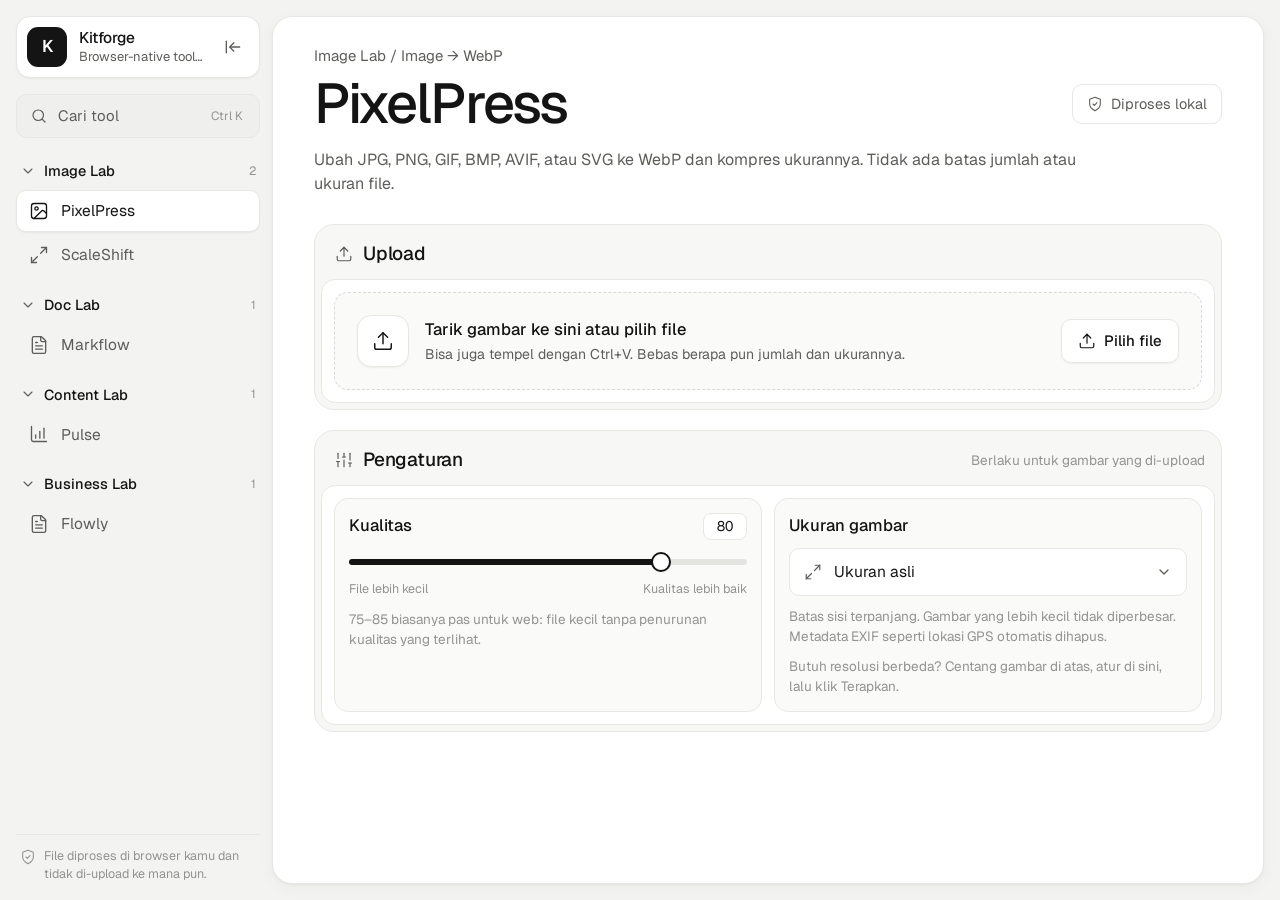
<file: index.html>
<!doctype html>
<html lang="id">
<head>
  <meta charset="utf-8">
  <meta name="viewport" content="width=device-width, initial-scale=1">
  <title>Kitforge</title>
  <meta name="description" content="Kumpulan tools yang berjalan langsung di browser. File tidak di-upload ke server.">
  <meta name="theme-color" content="#f3f3f2">
  <link rel="icon" href="data:image/svg+xml,%3Csvg xmlns='http://www.w3.org/2000/svg' viewBox='0 0 32 32'%3E%3Crect width='32' height='32' rx='8' fill='%23141414'/%3E%3Cpath d='M11 8v16M22 8l-8 8 8 8' stroke='white' stroke-width='3' stroke-linecap='round' stroke-linejoin='round' fill='none'/%3E%3C/svg%3E">
  <script>
    // Terapkan status sidebar sebelum render pertama supaya tidak berkedip.
    try { if (localStorage.getItem('ht-collapsed') === '1') document.documentElement.classList.add('sidebar-collapsed'); } catch (e) {}
  </script>
  <link rel="preconnect" href="https://fonts.googleapis.com">
  <link rel="preconnect" href="https://fonts.gstatic.com" crossorigin>
  <link rel="preload" as="style" href="https://fonts.googleapis.com/css2?family=Geist:wght@400;500;600&display=swap" onload="this.onload=null;this.rel='stylesheet'">
  <noscript><link rel="stylesheet" href="https://fonts.googleapis.com/css2?family=Geist:wght@400;500;600&display=swap"></noscript>
  <link rel="stylesheet" href="css/style.css">
  <link rel="stylesheet" href="css/invoice.css">
  <script src="js/lib/util.js" defer></script>
  <script src="js/registry.js" defer></script>
  <script src="js/app.js" defer></script>
</head>
<body>
  <div class="app">
    <header class="topbar">
      <button class="icon-btn" id="sidebar-toggle" aria-label="Buka menu" aria-controls="sidebar" aria-expanded="false">
        <svg viewBox="0 0 24 24" width="20" height="20" fill="none" stroke="currentColor" stroke-width="1.6" stroke-linecap="round"><path d="M4 6h16M4 12h16M4 18h16"/></svg>
      </button>
      <span class="topbar-brand"><span class="brand-logo brand-logo-sm">K</span> Kitforge</span>
    </header>

    <aside class="sidebar" id="sidebar">
      <div class="brand-card">
        <a class="brand" href="#/">
          <span class="brand-logo">K</span>
          <span class="brand-text">
            <strong>Kitforge</strong>
            <small>Browser-native toolkit</small>
          </span>
        </a>
        <button class="icon-btn collapse-btn" id="collapse" aria-label="Ciutkan sidebar" title="Ciutkan sidebar">
          <svg viewBox="0 0 24 24" width="20" height="20" fill="none" stroke="currentColor" stroke-width="1.6" stroke-linecap="round" stroke-linejoin="round"><path d="M4 5v14"/><path d="M20 12H9"/><path d="m13 7-5 5 5 5"/></svg>
        </button>
      </div>

      <label class="side-search">
        <svg viewBox="0 0 24 24" width="18" height="18" fill="none" stroke="currentColor" stroke-width="1.6" stroke-linecap="round"><circle cx="11" cy="11" r="7"/><path d="m20 20-3.5-3.5"/></svg>
        <input type="search" id="tool-search" placeholder="Cari tool" autocomplete="off" aria-label="Cari tool">
        <kbd id="search-kbd">Ctrl K</kbd>
      </label>

      <nav class="nav" id="tool-nav" aria-label="Daftar tools"></nav>

      <p class="sidebar-foot">
        <svg viewBox="0 0 24 24" width="16" height="16" fill="none" stroke="currentColor" stroke-width="1.6" stroke-linecap="round" stroke-linejoin="round"><path d="M12 22s8-4 8-10V5l-8-3-8 3v7c0 6 8 10 8 10z"/><path d="m9 12 2 2 4-4"/></svg>
        <span>File diproses di browser kamu dan tidak di-upload ke mana pun.</span>
      </p>
    </aside>
    <div class="scrim" id="scrim" hidden></div>

    <main class="main">
      <div class="page">
        <header class="page-head">
          <p class="crumb" id="page-crumb">Tools</p>
          <div class="page-title-row">
            <h1 id="page-title">Kitforge</h1>
            <span class="pill" id="page-pill">
              <svg viewBox="0 0 24 24" width="16" height="16" fill="none" stroke="currentColor" stroke-width="1.6" stroke-linecap="round" stroke-linejoin="round"><path d="M12 22s8-4 8-10V5l-8-3-8 3v7c0 6 8 10 8 10z"/><path d="m9 12 2 2 4-4"/></svg>
              Diproses lokal
            </span>
          </div>
          <p class="page-desc" id="page-desc"></p>
        </header>
        <div class="view" id="view" tabindex="-1"></div>
      </div>
    </main>
  </div>
</body>
</html>
</file>
<file: css/style.css>
/* ==========================================================================
   Token
   ========================================================================== */
:root {
  --canvas: #f3f3f2;
  --surface: #ffffff;
  --block: #f7f7f6;
  --field: #fafaf9;
  --hover: #efefed;
  --border: #e7e7e4;
  --border-strong: #d9d9d5;
  --text: #141414;
  --text-2: #5d5d5a;
  --text-3: #93938f;
  --primary: #141414;
  --primary-hover: #2e2e2c;
  --on-primary: #ffffff;
  --track: #e4e4e1;
  --good: #1a7f4b;
  --good-soft: #e5f4ea;
  --warn: #9a5b00;
  --warn-soft: #fbf0dc;
  --error: #b42318;
  --error-soft: #fdecea;
  --busy-soft: #eeeeec;
  --shadow-sm: 0 1px 2px rgb(20 20 20 / 0.05);
  --shadow: 0 1px 2px rgb(20 20 20 / 0.04), 0 4px 16px rgb(20 20 20 / 0.04);
  --radius-lg: 20px;
  --radius: 14px;
  --radius-sm: 10px;
  --font: 'Geist', ui-sans-serif, system-ui, -apple-system, 'Segoe UI', Roboto, sans-serif;
  --mono: ui-monospace, 'SF Mono', 'Cascadia Code', Consolas, monospace;
  --sidebar-w: 272px;
  --sidebar-w-collapsed: 76px;
  color-scheme: light;
}

@media (prefers-color-scheme: dark) {
  :root:not([data-theme='light']) {
    --canvas: #0e0e0e;
    --surface: #171717;
    --block: #1c1c1c;
    --field: #202020;
    --hover: #242424;
    --border: #2a2a2a;
    --border-strong: #363636;
    --text: #ededec;
    --text-2: #a9a9a6;
    --text-3: #72726f;
    --primary: #ededec;
    --primary-hover: #ffffff;
    --on-primary: #141414;
    --track: #333333;
    --good: #5fd08f;
    --good-soft: #15301f;
    --warn: #e8b563;
    --warn-soft: #362914;
    --error: #f2877d;
    --error-soft: #3a1917;
    --busy-soft: #262626;
    --shadow-sm: none;
    --shadow: none;
    color-scheme: dark;
  }
}
:root[data-theme='dark'] {
  --canvas: #0e0e0e;
  --surface: #171717;
  --block: #1c1c1c;
  --field: #202020;
  --hover: #242424;
  --border: #2a2a2a;
  --border-strong: #363636;
  --text: #ededec;
  --text-2: #a9a9a6;
  --text-3: #72726f;
  --primary: #ededec;
  --primary-hover: #ffffff;
  --on-primary: #141414;
  --track: #333333;
  --good: #5fd08f;
  --good-soft: #15301f;
  --warn: #e8b563;
  --warn-soft: #362914;
  --error: #f2877d;
  --error-soft: #3a1917;
  --busy-soft: #262626;
  --shadow-sm: none;
  --shadow: none;
  color-scheme: dark;
}

/* ==========================================================================
   Dasar
   ========================================================================== */
*,
*::before,
*::after {
  box-sizing: border-box;
}

[hidden] {
  display: none !important;
}

html,
body {
  margin: 0;
  background: var(--canvas);
  color: var(--text);
  font-family: var(--font);
  font-size: 15px;
  line-height: 1.5;
  -webkit-font-smoothing: antialiased;
  text-rendering: optimizeLegibility;
}

button,
input,
select,
textarea {
  font: inherit;
  color: inherit;
}

a {
  color: inherit;
}

:focus-visible {
  outline: 2px solid var(--primary);
  outline-offset: 2px;
}

.i {
  flex: none;
}

kbd {
  font-family: var(--font);
}

/* ==========================================================================
   Layout
   ========================================================================== */
.app {
  min-height: 100vh;
  display: grid;
  grid-template-columns: var(--sidebar-w) minmax(0, 1fr);
  transition: grid-template-columns 0.2s ease;
}

.sidebar-collapsed .app {
  grid-template-columns: var(--sidebar-w-collapsed) minmax(0, 1fr);
}

.topbar {
  display: none;
}

.main {
  min-width: 0;
  padding: 16px 16px 16px 0;
}

.page {
  min-height: calc(100vh - 32px);
  padding: 28px clamp(20px, 3.2vw, 44px) 56px;
  background: var(--surface);
  border: 1px solid var(--border);
  border-radius: var(--radius-lg);
  box-shadow: var(--shadow);
}

.view {
  outline: none;
}

/* ==========================================================================
   Sidebar
   ========================================================================== */
.sidebar {
  position: sticky;
  top: 0;
  height: 100vh;
  display: flex;
  flex-direction: column;
  gap: 16px;
  padding: 16px 12px 16px 16px;
  overflow-x: hidden;
  overflow-y: auto;
  scrollbar-width: thin;
}

.brand-card {
  display: flex;
  align-items: center;
  gap: 8px;
  padding: 10px 8px 10px 10px;
  background: var(--surface);
  border: 1px solid var(--border);
  border-radius: var(--radius);
  box-shadow: var(--shadow-sm);
}

.brand {
  display: flex;
  align-items: center;
  gap: 12px;
  min-width: 0;
  flex: 1;
  text-decoration: none;
}

.brand-logo {
  display: grid;
  place-items: center;
  flex: none;
  width: 40px;
  height: 40px;
  border-radius: 11px;
  background: var(--primary);
  color: var(--on-primary);
  font-weight: 600;
  font-size: 17px;
}

.brand-logo-sm {
  width: 28px;
  height: 28px;
  border-radius: 8px;
  font-size: 14px;
}

.brand-text {
  display: grid;
  min-width: 0;
  line-height: 1.3;
}

.brand-text strong {
  font-weight: 500;
  font-size: 15.5px;
  white-space: nowrap;
  overflow: hidden;
  text-overflow: ellipsis;
}

.brand-text small {
  font-size: 13px;
  color: var(--text-2);
  white-space: nowrap;
  overflow: hidden;
  text-overflow: ellipsis;
}

.collapse-btn svg {
  transition: transform 0.2s ease;
}

.side-search {
  display: flex;
  align-items: center;
  gap: 10px;
  height: 44px;
  padding: 0 10px 0 13px;
  background: var(--hover);
  border: 1px solid var(--border);
  border-radius: var(--radius-sm);
  color: var(--text-2);
  cursor: text;
  transition: border-color 0.15s, background-color 0.15s;
}

.side-search:focus-within {
  background: var(--surface);
  border-color: var(--border-strong);
}

.side-search input {
  flex: 1;
  min-width: 0;
  padding: 0;
  border: 0;
  background: transparent;
  outline: none;
  font-size: 15px;
  color: var(--text);
}

.side-search input::placeholder {
  color: var(--text-2);
}

.side-search input::-webkit-search-cancel-button {
  display: none;
}

.side-search kbd {
  padding: 1px 6px;
  font-size: 12px;
  color: var(--text-3);
  white-space: nowrap;
}

.nav {
  display: grid;
  gap: 12px;
  align-content: start;
}

.nav-group ul {
  list-style: none;
  margin: 2px 0 0;
  padding: 0;
  display: grid;
  gap: 2px;
}

.nav-group.is-closed ul {
  display: none;
}

.nav-group-head {
  display: flex;
  align-items: center;
  gap: 8px;
  width: 100%;
  padding: 6px 4px;
  border: 0;
  background: none;
  color: var(--text);
  font-size: 14.5px;
  font-weight: 500;
  text-align: left;
  cursor: pointer;
  border-radius: 8px;
}

.nav-group-head:hover {
  color: var(--text);
  background: var(--hover);
}

.nav-group-head .i {
  color: var(--text-2);
  transition: transform 0.15s ease;
}

.nav-group.is-closed .nav-group-head .i {
  transform: rotate(-90deg);
}

.nav-count {
  margin-left: auto;
  font-size: 12px;
  font-weight: 400;
  color: var(--text-3);
}

.nav-item {
  display: flex;
  align-items: center;
  gap: 12px;
  height: 42px;
  padding: 0 12px;
  border: 1px solid transparent;
  border-radius: var(--radius-sm);
  color: var(--text-2);
  text-decoration: none;
  font-size: 15.5px;
  white-space: nowrap;
  transition: background-color 0.15s, color 0.15s;
}

.nav-item:hover {
  background: var(--hover);
  color: var(--text);
}

.nav-item.is-active {
  background: var(--surface);
  border-color: var(--border);
  box-shadow: var(--shadow-sm);
  color: var(--text);
}

.nav-text {
  overflow: hidden;
  text-overflow: ellipsis;
}

.nav-empty {
  margin: 4px;
  font-size: 14px;
  color: var(--text-3);
}

.sidebar-foot {
  display: flex;
  gap: 8px;
  margin: auto 0 0;
  padding: 12px 4px 0;
  border-top: 1px solid var(--border);
  font-size: 12.5px;
  color: var(--text-3);
}

.sidebar-foot svg {
  flex: none;
  margin-top: 2px;
}

/* Sidebar diciutkan (desktop saja): hanya ikon */
@media (min-width: 901px) {
  .sidebar-collapsed .sidebar {
    padding-inline: 12px;
  }
  .sidebar-collapsed .brand-card {
    flex-direction: column;
    padding: 8px 0;
  }
  .sidebar-collapsed .brand {
    flex: none;
  }
  .sidebar-collapsed .brand-text,
  .sidebar-collapsed .side-search,
  .sidebar-collapsed .nav-group-head,
  .sidebar-collapsed .nav-text,
  .sidebar-collapsed .sidebar-foot span {
    display: none;
  }
  .sidebar-collapsed .collapse-btn svg {
    transform: rotate(180deg);
  }
  .sidebar-collapsed .nav-group.is-closed ul {
    display: grid;
  }
  .sidebar-collapsed .nav-item {
    justify-content: center;
    padding: 0;
  }
  .sidebar-collapsed .sidebar-foot {
    justify-content: center;
  }
}

.scrim {
  display: none;
}

/* ==========================================================================
   Header halaman
   ========================================================================== */
.page-head {
  margin-bottom: 28px;
}

.crumb {
  margin: 0 0 6px;
  font-size: 15px;
  color: var(--text-2);
}

.page-title-row {
  display: flex;
  flex-wrap: wrap;
  align-items: center;
  justify-content: space-between;
  gap: 12px 20px;
}

.page-head h1 {
  margin: 0;
  font-size: clamp(34px, 4.4vw, 56px);
  font-weight: 500;
  line-height: 1.08;
  letter-spacing: -0.035em;
}

.pill {
  display: inline-flex;
  align-items: center;
  gap: 8px;
  height: 40px;
  padding: 0 14px;
  border: 1px solid var(--border);
  border-radius: var(--radius-sm);
  font-size: 14.5px;
  color: var(--text-2);
  white-space: nowrap;
}

.page-desc {
  margin: 14px 0 0;
  max-width: 70ch;
  font-size: 16px;
  color: var(--text-2);
}

.loading {
  display: flex;
  align-items: center;
  gap: 10px;
  padding: 24px 4px;
  color: var(--text-2);
}

/* ==========================================================================
   Section (block)
   ========================================================================== */
.stack {
  display: grid;
  gap: 20px;
}

.block {
  padding: 6px;
  background: var(--block);
  border: 1px solid var(--border);
  border-radius: var(--radius-lg);
}

.block-head {
  display: flex;
  flex-wrap: wrap;
  align-items: center;
  gap: 10px;
  min-height: 48px;
  padding: 6px 10px 8px 14px;
}

.block-head > .i {
  color: var(--text-2);
}

.block-head h2 {
  margin: 0;
  font-size: 19px;
  font-weight: 500;
  letter-spacing: -0.01em;
}

.block-actions {
  display: flex;
  flex-wrap: wrap;
  align-items: center;
  gap: 8px;
  margin-left: auto;
}

.block-actions:empty {
  display: none;
}

.block-body {
  padding: 12px;
  background: var(--surface);
  border: 1px solid var(--border);
  border-radius: var(--radius);
}

/* ==========================================================================
   Field
   ========================================================================== */
.fields {
  display: grid;
  grid-template-columns: repeat(auto-fit, minmax(min(100%, 320px), 1fr));
  gap: 12px;
}

.fieldbox {
  display: grid;
  align-content: start;
  gap: 10px;
  min-width: 0;
  padding: 14px;
  background: var(--field);
  border: 1px solid var(--border);
  border-radius: var(--radius);
}

.fieldbox-label,
.fieldbox-head label {
  font-size: 16.5px;
  font-weight: 500;
  color: var(--text);
}

.fieldbox-head {
  display: flex;
  justify-content: space-between;
  align-items: baseline;
  gap: 12px;
}

.value {
  min-width: 44px;
  padding: 2px 10px;
  border: 1px solid var(--border);
  border-radius: 8px;
  background: var(--surface);
  font-size: 14px;
  font-variant-numeric: tabular-nums;
  text-align: center;
}

.help {
  margin: 0;
  font-size: 13.5px;
  color: var(--text-3);
}

.control {
  position: relative;
  display: flex;
  align-items: center;
  height: 48px;
  background: var(--surface);
  border: 1px solid var(--border);
  border-radius: var(--radius-sm);
  transition: border-color 0.15s, box-shadow 0.15s;
}

.control:hover {
  border-color: var(--border-strong);
}

.control:focus-within {
  border-color: var(--text-3);
  box-shadow: 0 0 0 3px var(--hover);
}

.control > .i {
  position: absolute;
  left: 14px;
  color: var(--text-2);
  pointer-events: none;
}

.control select,
.control input {
  width: 100%;
  height: 100%;
  padding: 0 14px 0 44px;
  border: 0;
  background: transparent;
  outline: none;
  font-size: 15.5px;
  appearance: none;
  -webkit-appearance: none;
}

.control input[type='number'] {
  font-variant-numeric: tabular-nums;
  -moz-appearance: textfield;
}

.control input::-webkit-inner-spin-button,
.control input::-webkit-outer-spin-button {
  -webkit-appearance: none;
  margin: 0;
}

.control select {
  padding-right: 40px;
  cursor: pointer;
}

.control-select::after {
  content: '';
  position: absolute;
  right: 14px;
  width: 16px;
  height: 16px;
  background: var(--text-2);
  -webkit-mask: url("data:image/svg+xml,%3Csvg xmlns='http://www.w3.org/2000/svg' viewBox='0 0 24 24' fill='none' stroke='black' stroke-width='2' stroke-linecap='round' stroke-linejoin='round'%3E%3Cpath d='m6 9 6 6 6-6'/%3E%3C/svg%3E") center / contain no-repeat;
  mask: url("data:image/svg+xml,%3Csvg xmlns='http://www.w3.org/2000/svg' viewBox='0 0 24 24' fill='none' stroke='black' stroke-width='2' stroke-linecap='round' stroke-linejoin='round'%3E%3Cpath d='m6 9 6 6 6-6'/%3E%3C/svg%3E") center / contain no-repeat;
  pointer-events: none;
}

.suffix {
  padding-right: 14px;
  color: var(--text-3);
  font-size: 14px;
}

.check {
  display: flex;
  align-items: flex-start;
  gap: 10px;
  font-size: 15px;
  cursor: pointer;
}

.check input {
  width: 18px;
  height: 18px;
  margin: 2px 0 0;
  accent-color: var(--primary);
  cursor: pointer;
}

/* Slider */
input[type='range'] {
  --fill: 50%;
  width: 100%;
  height: 24px;
  margin: 0;
  background: transparent;
  cursor: pointer;
  -webkit-appearance: none;
  appearance: none;
}

input[type='range']::-webkit-slider-runnable-track {
  height: 6px;
  border-radius: 999px;
  background: linear-gradient(to right, var(--primary) var(--fill), var(--track) var(--fill));
}

input[type='range']::-moz-range-track {
  height: 6px;
  border-radius: 999px;
  background: var(--track);
}

input[type='range']::-moz-range-progress {
  height: 6px;
  border-radius: 999px;
  background: var(--primary);
}

input[type='range']::-webkit-slider-thumb {
  -webkit-appearance: none;
  width: 20px;
  height: 20px;
  margin-top: -7px;
  border: 2px solid var(--primary);
  border-radius: 50%;
  background: var(--surface);
  box-shadow: var(--shadow-sm);
  transition: transform 0.1s;
}

input[type='range']::-moz-range-thumb {
  width: 16px;
  height: 16px;
  border: 2px solid var(--primary);
  border-radius: 50%;
  background: var(--surface);
}

input[type='range']:active::-webkit-slider-thumb {
  transform: scale(1.1);
}

input[type='range']:focus-visible {
  outline: none;
}

input[type='range']:focus-visible::-webkit-slider-thumb {
  box-shadow: 0 0 0 4px var(--hover);
}

.range-scale {
  display: flex;
  justify-content: space-between;
  margin-top: -4px;
  font-size: 12.5px;
  color: var(--text-3);
}

/* ==========================================================================
   Tombol
   ========================================================================== */
.btn {
  display: inline-flex;
  align-items: center;
  justify-content: center;
  gap: 8px;
  height: 44px;
  padding: 0 16px;
  border: 1px solid transparent;
  border-radius: var(--radius-sm);
  font-size: 15px;
  font-weight: 500;
  text-decoration: none;
  white-space: nowrap;
  cursor: pointer;
  transition: background-color 0.15s, border-color 0.15s, color 0.15s;
}

.btn:disabled {
  opacity: 0.4;
  cursor: not-allowed;
}

.btn-sm {
  height: 36px;
  padding: 0 12px;
  font-size: 14px;
}

.btn-primary {
  background: var(--primary);
  color: var(--on-primary);
}

.btn-primary:hover:not(:disabled) {
  background: var(--primary-hover);
}

.btn-secondary {
  background: var(--surface);
  border-color: var(--border);
  box-shadow: var(--shadow-sm);
  color: var(--text);
}

.btn-secondary:hover:not(:disabled) {
  border-color: var(--border-strong);
}

.btn-ghost {
  background: transparent;
  color: var(--text-2);
}

.btn-ghost:hover:not(:disabled) {
  background: var(--hover);
  color: var(--text);
}

.icon-btn {
  display: inline-grid;
  place-items: center;
  flex: none;
  width: 36px;
  height: 36px;
  padding: 0;
  border: 0;
  border-radius: 9px;
  background: transparent;
  color: var(--text-2);
  cursor: pointer;
  transition: background-color 0.15s, color 0.15s;
}

.icon-btn:hover {
  background: var(--hover);
  color: var(--text);
}

/* ==========================================================================
   Upload
   ========================================================================== */
.dropzone {
  display: flex;
  align-items: center;
  gap: 16px;
  padding: 22px;
  border: 1.5px dashed var(--border-strong);
  border-radius: var(--radius);
  background: var(--field);
  cursor: pointer;
  transition: border-color 0.15s, background-color 0.15s;
}

.dropzone:hover,
.dropzone.is-over {
  border-color: var(--text-3);
  background: var(--hover);
}

.dropzone:focus-within {
  outline: 2px solid var(--primary);
  outline-offset: 2px;
}

.dz-icon {
  display: grid;
  place-items: center;
  flex: none;
  width: 52px;
  height: 52px;
  border: 1px solid var(--border);
  border-radius: 14px;
  background: var(--surface);
  box-shadow: var(--shadow-sm);
  color: var(--text);
}

.dz-text {
  display: grid;
  gap: 2px;
  min-width: 0;
  flex: 1;
}

.dz-title {
  font-size: 16.5px;
  font-weight: 500;
}

.dz-sub {
  font-size: 14px;
  color: var(--text-2);
}

.dz-btn {
  pointer-events: none;
}

/* ==========================================================================
   Daftar file
   ========================================================================== */
.stats {
  display: grid;
  grid-template-columns: repeat(auto-fit, minmax(140px, 1fr));
  gap: 8px;
  margin-bottom: 12px;
}

.stat {
  display: grid;
  gap: 2px;
  padding: 10px 14px;
  background: var(--field);
  border: 1px solid var(--border);
  border-radius: var(--radius-sm);
}

.stat-label {
  font-size: 13px;
  color: var(--text-3);
}

.stat-val {
  font-size: 17px;
  font-weight: 500;
  font-variant-numeric: tabular-nums;
}

.files {
  margin-top: 12px;
}

.action-group {
  display: flex;
  flex-wrap: wrap;
  align-items: center;
  gap: 8px;
}

.scope {
  font-size: 13.5px;
  color: var(--text-3);
}

.list-toolbar {
  display: flex;
  flex-wrap: wrap;
  align-items: center;
  gap: 6px 16px;
  margin-bottom: 8px;
  padding: 8px 12px;
  border: 1px solid var(--border);
  border-radius: var(--radius-sm);
  background: var(--field);
}

.list-toolbar .check {
  font-weight: 500;
}

.list-hint {
  font-size: 13.5px;
  color: var(--text-2);
}

/* Daftar panjang di-scroll di dalam kotaknya sendiri supaya Pengaturan tetap dekat. */
.file-list {
  list-style: none;
  margin: 0;
  padding: 0;
  display: grid;
  gap: 6px;
  max-height: min(560px, 65vh);
  overflow-y: auto;
  overscroll-behavior: contain;
  scrollbar-width: thin;
}

.file.is-selectable {
  grid-template-columns: auto 48px minmax(0, 1fr) auto auto;
}

.file.is-checked {
  border-color: var(--text-3);
  background: var(--field);
}

.file-check {
  display: grid;
  place-items: center;
  width: 28px;
  height: 48px;
  margin-right: -6px;
  cursor: pointer;
}

.file-check input {
  width: 18px;
  height: 18px;
  margin: 0;
  accent-color: var(--primary);
  cursor: pointer;
}

.opts-tag {
  padding: 0 8px;
  border: 1px solid var(--border);
  border-radius: 6px;
  background: var(--field);
  font-size: 12.5px;
  color: var(--text-2);
}

.file {
  display: grid;
  grid-template-columns: 48px minmax(0, 1fr) auto auto;
  align-items: center;
  gap: 14px;
  padding: 8px 8px 8px 8px;
  border: 1px solid var(--border);
  border-radius: var(--radius);
  background: var(--surface);
  /* Ribuan baris tetap ringan: baris di luar layar tidak dirender. */
  content-visibility: auto;
  contain-intrinsic-size: auto 66px;
  transition: border-color 0.15s;
}

.file:hover {
  border-color: var(--border-strong);
}

.thumb {
  display: block;
  width: 48px;
  height: 48px;
  overflow: hidden;
  border-radius: var(--radius-sm);
  background: repeating-conic-gradient(var(--hover) 0 25%, var(--surface) 0 50%) 0 0 / 10px 10px;
}

.thumb img {
  display: block;
  width: 100%;
  height: 100%;
  object-fit: cover;
}

.thumb-empty,
.doc-thumb {
  display: grid;
  place-items: center;
  background: var(--field);
  border: 1px solid var(--border);
  color: var(--text-2);
  font-size: 11px;
  font-weight: 600;
  letter-spacing: 0.04em;
}

.file-info {
  min-width: 0;
}

.file-name {
  overflow: hidden;
  text-overflow: ellipsis;
  white-space: nowrap;
  font-size: 15px;
  font-weight: 500;
}

.file-meta {
  display: flex;
  flex-wrap: wrap;
  gap: 2px 12px;
  font-size: 13.5px;
  color: var(--text-2);
  font-variant-numeric: tabular-nums;
}

.file-meta strong {
  font-weight: 500;
  color: var(--text);
}

.dim {
  color: var(--text-3);
}

.err {
  color: var(--error);
}

.file-actions {
  display: flex;
  align-items: center;
  gap: 2px;
}

.badge {
  display: inline-flex;
  align-items: center;
  gap: 6px;
  height: 26px;
  padding: 0 10px;
  border-radius: 999px;
  background: var(--busy-soft);
  color: var(--text-2);
  font-size: 12.5px;
  font-weight: 500;
  font-variant-numeric: tabular-nums;
  white-space: nowrap;
}

.badge-good {
  background: var(--good-soft);
  color: var(--good);
}

.badge-warn {
  background: var(--warn-soft);
  color: var(--warn);
}

.badge-error {
  background: var(--error-soft);
  color: var(--error);
}

.badge-busy {
  color: var(--text);
}

.spinner {
  width: 12px;
  height: 12px;
  border: 2px solid currentColor;
  border-right-color: transparent;
  border-radius: 50%;
  animation: spin 0.7s linear infinite;
}

@keyframes spin {
  to {
    transform: rotate(360deg);
  }
}

.notice {
  padding: 12px 16px;
  border-radius: var(--radius-sm);
  font-size: 14.5px;
}

.notice-warn {
  background: var(--warn-soft);
  color: var(--warn);
}

/* ==========================================================================
   Dokumen
   ========================================================================== */
.file[data-status='done'] {
  cursor: pointer;
}

.file.is-selected {
  border-color: var(--text-3);
  box-shadow: inset 3px 0 0 var(--primary);
}

.preview-name {
  max-width: 260px;
  overflow: hidden;
  text-overflow: ellipsis;
  white-space: nowrap;
  font-size: 14px;
  color: var(--text-2);
}

.md-output {
  display: block;
  width: 100%;
  min-height: 420px;
  height: 60vh;
  padding: 8px;
  border: 0;
  background: transparent;
  color: var(--text);
  font-family: var(--mono);
  font-size: 13.5px;
  line-height: 1.65;
  resize: vertical;
  outline: none;
  tab-size: 2;
}

/* ==========================================================================
   Pulse (analitik post)
   ========================================================================== */
.notice-ok {
  background: var(--good-soft);
  color: var(--good);
}

[data-ref='msg']:not(:empty) {
  margin-top: 12px;
}

.stack > * {
  min-width: 0;
}

.pulse-live {
  display: flex;
  flex-wrap: wrap;
  align-items: center;
  gap: 12px 16px;
  padding: 14px;
  background: var(--field);
  border: 1px solid var(--border);
  border-radius: var(--radius);
}

.pulse-live-text {
  display: grid;
  gap: 2px;
  flex: 1 1 220px;
  min-width: 0;
}

.pulse-live-text strong {
  font-size: 15.5px;
  font-weight: 500;
}

.pulse-live-text span {
  font-size: 13.5px;
  color: var(--text-2);
}

.pulse-live-form {
  display: flex;
  flex-wrap: wrap;
  flex: 1 1 320px;
  gap: 8px;
}

.pulse-live-form .control {
  flex: 1 1 200px;
  height: 44px;
}

.pulse-live-form .btn {
  flex: 1 0 auto;
}

.live-dot {
  flex: none;
  width: 10px;
  height: 10px;
  border-radius: 50%;
  background: var(--good);
  box-shadow: 0 0 0 4px var(--good-soft);
}

.live-dot.is-busy {
  animation: pulse-blink 1s ease-in-out infinite;
}

@keyframes pulse-blink {
  50% {
    opacity: 0.3;
  }
}

.sr-only {
  position: absolute;
  width: 1px;
  height: 1px;
  overflow: hidden;
  clip: rect(0 0 0 0);
  white-space: nowrap;
}

.linkish {
  display: inline;
  padding: 0;
  border: 0;
  background: none;
  color: var(--text);
  font: inherit;
  text-align: left;
  text-decoration: underline;
  text-decoration-color: var(--border-strong);
  text-underline-offset: 3px;
  cursor: pointer;
}

.linkish:hover {
  text-decoration-color: currentColor;
}

.stat .dim {
  font-size: 12.5px;
}

.pulse-note {
  margin: 12px 4px 0;
}

.pulse-note strong {
  font-weight: 500;
  color: var(--text-2);
}

.pulse-rules {
  display: grid;
  gap: 10px;
  margin-bottom: 14px;
  padding: 14px;
  background: var(--field);
  border: 1px solid var(--border);
  border-radius: var(--radius);
}

.pulse-rules code {
  font-family: var(--mono);
  font-size: 12.5px;
}

.pulse-rules textarea {
  width: 100%;
  padding: 10px 12px;
  border: 1px solid var(--border);
  border-radius: var(--radius-sm);
  background: var(--surface);
  color: var(--text);
  font-family: var(--mono);
  font-size: 13px;
  line-height: 1.6;
  resize: vertical;
}

.pulse-rules textarea:focus {
  outline: none;
  border-color: var(--text-3);
  box-shadow: 0 0 0 3px var(--hover);
}

.pulse-topics tr.is-active td {
  background: var(--hover);
}

.pulse-table .icon-btn {
  width: 32px;
  height: 32px;
  margin: -6px 0;
}

.pulse-chart .line {
  fill: none;
  stroke: var(--primary);
  stroke-width: 2;
  stroke-linejoin: round;
  stroke-linecap: round;
}

.pulse-chart .line-compare {
  fill: none;
  stroke: var(--text-3);
  stroke-width: 1.5;
  stroke-dasharray: 5 4;
}

.pulse-chart .line-end,
.pulse-chart .line-dot {
  fill: var(--primary);
  stroke: var(--surface);
  stroke-width: 2;
}

.pulse-chart .cross {
  stroke: var(--border-strong);
}

.pulse-legend .sw.sw-line {
  height: 0;
  border-top: 2px solid var(--primary);
  border-radius: 0;
  background: none;
}

/* Panel detail post */
.pulse-dialog {
  width: min(760px, calc(100vw - 32px));
  max-height: calc(100dvh - 32px);
  padding: 0;
  border: 1px solid var(--border);
  border-radius: var(--radius-lg);
  background: var(--surface);
  color: var(--text);
  box-shadow: 0 20px 60px rgb(0 0 0 / 0.25);
}

.pulse-dialog::backdrop {
  background: rgb(10 10 10 / 0.45);
}

.pd-head {
  position: sticky;
  top: 0;
  z-index: 3;
  display: flex;
  align-items: flex-start;
  justify-content: space-between;
  gap: 12px;
  padding: 18px 18px 14px 22px;
  background: var(--surface);
  border-bottom: 1px solid var(--border);
}

.pd-kicker {
  margin: 0 0 4px;
  font-size: 13px;
  color: var(--text-3);
}

.pd-head h2 {
  margin: 0;
  font-size: 18px;
  font-weight: 500;
  line-height: 1.35;
}

.pd-body {
  padding: 18px 22px 22px;
}

.pd-body h3 {
  margin: 22px 0 10px;
  font-size: 14px;
  font-weight: 500;
  color: var(--text-2);
}

.pd-top {
  display: flex;
  gap: 16px;
  align-items: flex-start;
}

.pd-thumb {
  flex: none;
  width: 120px;
  aspect-ratio: 9 / 16;
  object-fit: cover;
  border-radius: var(--radius-sm);
  background: var(--field);
}

.pd-caption {
  display: grid;
  gap: 12px;
  justify-items: start;
  min-width: 0;
}

.pd-caption p {
  margin: 0;
  max-height: 220px;
  overflow: auto;
  font-size: 14.5px;
  line-height: 1.55;
  color: var(--text-2);
  white-space: pre-line;
  overflow-wrap: anywhere;
}

.pd-tags {
  display: flex;
  flex-wrap: wrap;
  gap: 6px;
}

.pd-stats {
  grid-template-columns: repeat(3, minmax(0, 1fr));
  margin: 0;
}

.pd-milestones {
  display: flex;
  flex-wrap: wrap;
  gap: 6px 18px;
  margin-top: 10px;
  font-size: 13.5px;
  color: var(--text-2);
}

.pd-milestones strong {
  font-weight: 500;
  color: var(--text);
}

.pd-stat.is-up {
  box-shadow: inset 3px 0 0 var(--good);
}

.pd-stat.is-down {
  box-shadow: inset 3px 0 0 var(--warn);
}

.pd-level {
  display: inline-flex;
  align-items: center;
  gap: 4px;
  margin-top: 4px;
  font-size: 12.5px;
  font-weight: 500;
}

.pd-level.is-up {
  color: var(--good);
}

.pd-level.is-down {
  color: var(--warn);
}

.pd-level.is-normal {
  color: var(--text-2);
}

.pd-summary {
  display: flex;
  align-items: flex-start;
  gap: 10px;
  margin-top: 18px;
  padding: 12px 14px;
  border-radius: var(--radius-sm);
  background: var(--busy-soft);
  color: var(--text-2);
}

.pd-summary > .i {
  flex: none;
  margin-top: 1px;
}

.pd-summary div {
  display: grid;
  gap: 2px;
  font-size: 13.5px;
}

.pd-summary strong {
  font-size: 15px;
  font-weight: 500;
  color: var(--text);
}

.pd-summary.is-up {
  background: var(--good-soft);
}

.pd-summary.is-up > .i,
.pd-summary.is-up strong {
  color: var(--good);
}

.pd-summary.is-down {
  background: var(--warn-soft);
}

.pd-summary.is-down > .i,
.pd-summary.is-down strong {
  color: var(--warn);
}

.pd-note {
  margin: 12px 0 0;
}

@media (max-width: 560px) {
  .pd-top {
    flex-direction: column;
  }

  .pd-thumb {
    width: 96px;
  }

  .pd-stats {
    grid-template-columns: repeat(2, minmax(0, 1fr));
  }

  .pd-body {
    padding: 16px;
  }
}

.pulse-tabs {
  display: inline-flex;
  gap: 2px;
  margin-bottom: 12px;
  padding: 3px;
  background: var(--field);
  border: 1px solid var(--border);
  border-radius: var(--radius-sm);
}

.pulse-tabs button {
  height: 34px;
  padding: 0 14px;
  border: 0;
  border-radius: 8px;
  background: transparent;
  color: var(--text-2);
  font: inherit;
  font-size: 14px;
  font-weight: 500;
  cursor: pointer;
}

.pulse-tabs button:hover {
  color: var(--text);
}

.pulse-tabs button[aria-selected='true'] {
  background: var(--surface);
  color: var(--text);
  box-shadow: var(--shadow-sm);
}

.badge-tool .i {
  color: var(--text-3);
}

.pulse-filters {
  display: grid;
  grid-template-columns: minmax(0, 280px);
  gap: 12px;
}

.pulse-kpis {
  margin-bottom: 0;
}

.pulse-log {
  align-items: center;
  font-size: 14px;
  color: var(--text-2);
}

.pulse-log input {
  margin: 0;
}

.pulse-legend {
  display: flex;
  flex-wrap: wrap;
  gap: 16px;
  padding: 2px 4px 10px;
  font-size: 13px;
  color: var(--text-2);
}

.pulse-legend span {
  display: inline-flex;
  align-items: center;
  gap: 6px;
}

.pulse-legend .sw {
  width: 10px;
  height: 10px;
  border-radius: 3px;
  background: var(--text-3);
}

.pulse-legend .sw-top {
  background: var(--primary);
}

.pulse-legend .sw-med {
  height: 0;
  border-top: 2px dashed var(--text-2);
  border-radius: 0;
  background: none;
}

.pulse-chart {
  position: relative;
  min-width: 0;
}

.pulse-chart svg {
  display: block;
  overflow: visible;
}

.pulse-chart .bar {
  fill: var(--text-3);
  transition: opacity 0.1s;
}

.pulse-chart .bar.is-top {
  fill: var(--primary);
}

.pulse-chart svg:hover .bar:not(.is-hover) {
  opacity: 0.55;
}

.pulse-chart .hit {
  fill: transparent;
  cursor: pointer;
}

.pulse-chart .grid {
  stroke: var(--border);
}

.pulse-chart .median {
  stroke: var(--text-2);
  stroke-width: 1.5;
  stroke-dasharray: 5 4;
}

.pulse-chart .tick,
.pulse-chart .median-label {
  fill: var(--text-3);
  font-size: 12px;
  font-variant-numeric: tabular-nums;
}

.pulse-chart .median-label {
  fill: var(--text-2);
}

.pulse-tip {
  position: absolute;
  z-index: 2;
  display: grid;
  gap: 2px;
  max-width: 280px;
  padding: 10px 12px;
  background: var(--surface);
  border: 1px solid var(--border-strong);
  border-radius: var(--radius-sm);
  box-shadow: var(--shadow);
  font-size: 13px;
  color: var(--text-2);
  pointer-events: none;
}

.pulse-tip strong {
  font-size: 15px;
  font-weight: 500;
  color: var(--text);
}

.pulse-insights {
  display: grid;
  gap: 10px;
  margin: 0;
  padding: 4px 4px 4px 22px;
  font-size: 15px;
  line-height: 1.55;
  color: var(--text-2);
}

.pulse-insights strong {
  font-weight: 500;
  color: var(--text);
}

.pulse-table-wrap {
  position: relative;
  overflow-x: auto;
}

.pulse-table {
  width: 100%;
  border-collapse: collapse;
  font-size: 14px;
}

.pulse-table th,
.pulse-table td {
  padding: 10px 8px;
  border-bottom: 1px solid var(--border);
  text-align: left;
  vertical-align: top;
}

.pulse-table tr:last-child td {
  border-bottom: 0;
}

.pulse-table th {
  font-size: 13px;
  font-weight: 500;
  color: var(--text-3);
  white-space: nowrap;
}

.pulse-table th button {
  padding: 0;
  border: 0;
  background: none;
  color: inherit;
  font: inherit;
  cursor: pointer;
}

.pulse-table th button:hover {
  color: var(--text);
}

.pulse-table .num {
  text-align: right;
  font-variant-numeric: tabular-nums;
  white-space: nowrap;
}

.pulse-table .nowrap {
  white-space: nowrap;
  color: var(--text-2);
}

.pulse-table .cap {
  min-width: 220px;
}

.pulse-table .cap a {
  color: var(--text);
  text-decoration: none;
}

.pulse-table .cap a:hover {
  text-decoration: underline;
}

.pulse-table .plat {
  display: block;
  font-size: 12px;
  color: var(--text-3);
}

/* ==========================================================================
   Responsif
   ========================================================================== */
@media (max-width: 900px) {
  .app,
  .sidebar-collapsed .app {
    grid-template-columns: minmax(0, 1fr);
  }

  .topbar {
    position: sticky;
    top: 0;
    z-index: 20;
    display: flex;
    align-items: center;
    gap: 8px;
    padding: 10px 12px;
    background: color-mix(in srgb, var(--canvas) 88%, transparent);
    backdrop-filter: blur(12px);
    -webkit-backdrop-filter: blur(12px);
  }

  .topbar-brand {
    display: flex;
    align-items: center;
    gap: 10px;
    font-weight: 500;
  }

  /* Di HP sidebar tampil penuh sebagai laci. */
  .sidebar {
    position: fixed;
    inset: 0 auto 0 0;
    z-index: 40;
    width: min(300px, 86vw);
    padding: 16px;
    background: var(--canvas);
    box-shadow: 0 0 40px rgb(0 0 0 / 0.15);
    transform: translateX(-105%);
    transition: transform 0.22s ease;
  }

  .sidebar.is-open {
    transform: none;
  }

  .collapse-btn,
  .side-search kbd {
    display: none;
  }

  .scrim {
    display: block;
    position: fixed;
    inset: 0;
    z-index: 30;
    background: rgb(0 0 0 / 0.35);
  }

  .main {
    padding: 0 8px 8px;
  }

  .page {
    min-height: auto;
    padding: 20px 16px 40px;
    border-radius: var(--radius-lg);
  }
}

@media (max-width: 600px) {
  .pill {
    display: none;
  }

  .block-body {
    padding: 8px;
  }

  .dropzone {
    flex-wrap: wrap;
    padding: 16px;
  }

  .dz-btn {
    width: 100%;
  }

  .file {
    grid-template-columns: 44px minmax(0, 1fr) auto;
    gap: 10px;
  }

  .thumb {
    width: 44px;
    height: 44px;
  }

  .file-badge {
    grid-column: 3;
    grid-row: 1;
  }

  .file-actions {
    grid-column: 2 / -1;
    justify-content: flex-end;
    margin-top: -6px;
  }

  .file.is-selectable {
    grid-template-columns: auto 44px minmax(0, 1fr) auto;
  }

  .file.is-selectable .file-badge {
    grid-column: 4;
  }

  .file.is-selectable .file-actions {
    grid-column: 3 / -1;
  }

  .preview-name {
    display: none;
  }
}

@media (prefers-reduced-motion: reduce) {
  * {
    transition: none !important;
    animation-duration: 0.001s !important;
  }
}
</file>
<file: css/invoice.css>
/* ==========================================================================
   Invoice Generator (Flowly) Styles
   ========================================================================== */

.inv-container {
  display: flex;
  flex-direction: column;
  gap: 20px;
  width: 100%;
}

/* Top toolbar & tabs */
.inv-top-bar {
  display: flex;
  align-items: center;
  justify-content: space-between;
  gap: 16px;
  flex-wrap: wrap;
}

.inv-subnav {
  display: inline-flex;
  background: var(--surface);
  border: 1px solid var(--border);
  border-radius: var(--radius);
  padding: 4px;
  gap: 4px;
}

.inv-subnav-btn {
  display: inline-flex;
  align-items: center;
  gap: 8px;
  padding: 8px 14px;
  font-size: 0.875rem;
  font-weight: 500;
  color: var(--text-2);
  background: transparent;
  border: none;
  border-radius: calc(var(--radius) - 4px);
  cursor: pointer;
  transition: all 0.15s ease;
}

.inv-subnav-btn:hover {
  color: var(--text);
  background: var(--hover);
}

.inv-subnav-btn.is-active {
  color: var(--on-primary);
  background: var(--primary);
  font-weight: 600;
}

.inv-top-actions {
  display: flex;
  align-items: center;
  gap: 10px;
}

.inv-btn {
  display: inline-flex;
  align-items: center;
  justify-content: center;
  gap: 8px;
  padding: 9px 16px;
  font-size: 0.875rem;
  font-weight: 500;
  border-radius: var(--radius);
  cursor: pointer;
  transition: all 0.15s ease;
  border: 1px solid var(--border);
  background: var(--surface);
  color: var(--text);
  line-height: 1.2;
}

.inv-btn:hover {
  background: var(--hover);
  border-color: var(--border-strong);
}

.inv-btn-primary {
  background: #0f766e;
  border-color: #0f766e;
  color: #ffffff;
}

.inv-btn-primary:hover {
  background: #115e59;
  border-color: #115e59;
}

.inv-btn-sm {
  padding: 5px 10px;
  font-size: 0.8rem;
  border-radius: var(--radius-sm);
}

.inv-btn-ghost {
  background: transparent;
  border-color: transparent;
  color: var(--text-2);
}

.inv-btn-ghost:hover {
  background: var(--hover);
  color: var(--text);
}

.inv-btn-danger {
  color: var(--error);
  border-color: transparent;
  background: transparent;
}

.inv-btn-danger:hover {
  background: var(--error-soft);
}

/* Two-column workspace layout */
.inv-workspace {
  display: grid;
  grid-template-columns: minmax(380px, 1fr) minmax(440px, 1.15fr);
  gap: 24px;
  align-items: start;
}

@media screen and (max-width: 1080px) {
  .inv-workspace {
    grid-template-columns: 1fr;
  }
}

/* Left side: Form Card */
.inv-card {
  background: var(--surface);
  border: 1px solid var(--border);
  border-radius: var(--radius-lg);
  padding: 24px;
  box-shadow: var(--shadow-sm);
  display: flex;
  flex-direction: column;
  gap: 20px;
}

.inv-card-head {
  display: flex;
  align-items: center;
  justify-content: space-between;
  border-bottom: 1px solid var(--border);
  padding-bottom: 14px;
  gap: 12px;
}

.inv-card-title {
  display: flex;
  align-items: center;
  gap: 8px;
  font-size: 1.05rem;
  font-weight: 600;
  color: var(--text);
  margin: 0;
}

.inv-pill-tabs {
  display: flex;
  background: var(--field);
  border: 1px solid var(--border);
  border-radius: 999px;
  padding: 2px;
}

.inv-pill-tab {
  padding: 4px 12px;
  font-size: 0.75rem;
  font-weight: 500;
  color: var(--text-2);
  background: transparent;
  border: none;
  border-radius: 999px;
  cursor: pointer;
  transition: all 0.15s;
}

.inv-pill-tab.is-active {
  background: var(--surface);
  color: var(--text);
  font-weight: 600;
  box-shadow: var(--shadow-sm);
}

/* Section inside form */
.inv-section {
  display: flex;
  flex-direction: column;
  gap: 12px;
}

.inv-section-title {
  font-size: 0.8rem;
  font-weight: 600;
  color: var(--text-3);
  text-transform: uppercase;
  letter-spacing: 0.04em;
  margin: 0;
}

.inv-field-row {
  display: grid;
  grid-template-columns: 1fr 1fr;
  gap: 14px;
}

@media screen and (max-width: 520px) {
  .inv-field-row {
    grid-template-columns: 1fr;
  }
}

.inv-field {
  display: flex;
  flex-direction: column;
  gap: 6px;
}

.inv-label {
  font-size: 0.825rem;
  font-weight: 500;
  color: var(--text-2);
}

.inv-input,
.inv-select,
.inv-textarea {
  width: 100%;
  padding: 9px 12px;
  font-family: inherit;
  font-size: 0.875rem;
  color: var(--text);
  background: var(--field);
  border: 1px solid var(--border);
  border-radius: var(--radius-sm);
  outline: none;
  transition: border-color 0.15s, background 0.15s;
  box-sizing: border-box;
}

.inv-input:focus,
.inv-select:focus,
.inv-textarea:focus {
  border-color: var(--primary);
  background: var(--surface);
}

.inv-input-group {
  position: relative;
  display: flex;
  align-items: center;
}

.inv-input-group .inv-input {
  padding-right: 36px;
}

.inv-input-action {
  position: absolute;
  right: 6px;
  top: 50%;
  transform: translateY(-50%);
  background: transparent;
  border: none;
  color: var(--text-3);
  cursor: pointer;
  padding: 4px;
  border-radius: 4px;
}

.inv-input-action:hover {
  color: var(--text);
}

/* Client Selector block */
.inv-client-box {
  background: var(--field);
  border: 1px solid var(--border);
  border-radius: var(--radius-sm);
  padding: 12px 14px;
  display: flex;
  flex-direction: column;
  gap: 8px;
}

.inv-client-box-head {
  display: flex;
  align-items: center;
  justify-content: space-between;
}

.inv-add-client-link {
  font-size: 0.8rem;
  font-weight: 600;
  color: #0f766e;
  background: none;
  border: none;
  cursor: pointer;
  padding: 0;
  display: inline-flex;
  align-items: center;
  gap: 4px;
}

.inv-add-client-link:hover {
  text-decoration: underline;
}

.inv-client-details {
  display: flex;
  flex-direction: column;
  gap: 2px;
}

.inv-client-name {
  font-size: 0.95rem;
  font-weight: 600;
  color: var(--text);
}

.inv-client-sub {
  font-size: 0.8rem;
  color: var(--text-2);
}

/* Currency and Items table */
.inv-items-table {
  width: 100%;
  border-collapse: collapse;
  font-size: 0.85rem;
}

.inv-items-table th {
  text-align: left;
  font-size: 0.75rem;
  font-weight: 600;
  color: var(--text-3);
  padding: 6px 8px;
  border-bottom: 1px solid var(--border);
}

.inv-items-table td {
  padding: 6px 4px;
  vertical-align: middle;
}

.inv-items-table tr:hover td {
  background: var(--hover);
}

.inv-items-table .inv-input {
  padding: 6px 8px;
  font-size: 0.85rem;
}

.inv-add-item-btn {
  width: 100%;
  padding: 10px;
  background: var(--field);
  border: 1px dashed var(--border-strong);
  border-radius: var(--radius-sm);
  font-size: 0.85rem;
  font-weight: 500;
  color: var(--text-2);
  cursor: pointer;
  display: flex;
  align-items: center;
  justify-content: center;
  gap: 6px;
  transition: all 0.15s;
}

.inv-add-item-btn:hover {
  background: var(--surface);
  color: var(--text);
  border-color: var(--text-2);
}

/* Right side: Preview Card */
.inv-preview-wrapper {
  position: sticky;
  top: 24px;
  display: flex;
  flex-direction: column;
  gap: 16px;
}

.inv-preview-bar {
  display: flex;
  align-items: center;
  justify-content: space-between;
}

.inv-preview-title {
  display: flex;
  align-items: center;
  gap: 8px;
  font-size: 0.95rem;
  font-weight: 600;
  color: var(--text);
}

.inv-preview-actions {
  display: flex;
  align-items: center;
  gap: 8px;
}

/* The Paper Invoice Document */
.inv-paper {
  background: #ffffff;
  color: #1a1a1a;
  border: 1px solid #e5e7eb;
  border-radius: 12px;
  padding: 32px 36px;
  box-shadow: 0 4px 20px -2px rgba(0, 0, 0, 0.07);
  display: flex;
  flex-direction: column;
  gap: 20px;
  font-family: inherit;
  font-size: 0.875rem;
  line-height: 1.45;
  position: relative;
  min-height: auto;
  box-sizing: border-box;
}

.inv-paper-header {
  display: flex;
  align-items: flex-start;
  justify-content: space-between;
  gap: 20px;
}

.inv-paper-brand {
  display: flex;
  flex-direction: column;
  gap: 3px;
}

.inv-paper-h1 {
  font-size: 1.75rem;
  font-weight: 700;
  color: #111827;
  letter-spacing: -0.02em;
  margin: 0;
  line-height: 1.2;
}

.inv-paper-num {
  font-size: 0.875rem;
  color: #6b7280;
  font-weight: 500;
}

.inv-paper-logo {
  width: 44px;
  height: 44px;
  background: #0f766e;
  color: #ffffff;
  border-radius: 10px;
  display: flex;
  align-items: center;
  justify-content: center;
  font-weight: 700;
  font-size: 1.2rem;
  box-shadow: 0 2px 8px rgba(15, 118, 110, 0.25);
}

.inv-paper-parties {
  display: grid;
  grid-template-columns: 1fr 1fr;
  gap: 24px;
  padding-bottom: 16px;
  border-bottom: 1px solid #f3f4f6;
}

.inv-party-col {
  display: flex;
  flex-direction: column;
  gap: 2px;
}

.inv-party-label {
  font-size: 0.72rem;
  font-weight: 600;
  color: #9ca3af;
  text-transform: uppercase;
  letter-spacing: 0.05em;
  margin-bottom: 2px;
}

.inv-party-name {
  font-size: 0.95rem;
  font-weight: 700;
  color: #111827;
  margin-bottom: 1px;
}

.inv-party-text {
  font-size: 0.8rem;
  color: #4b5563;
  line-height: 1.35;
  word-break: break-word;
}

.inv-paper-dates {
  display: grid;
  grid-template-columns: 1fr 1fr;
  gap: 24px;
  padding-bottom: 14px;
  border-bottom: 1px solid #f3f4f6;
}

.inv-date-item {
  display: flex;
  flex-direction: column;
  gap: 2px;
}

.inv-date-label {
  font-size: 0.75rem;
  font-weight: 600;
  color: #9ca3af;
}

.inv-date-val {
  font-size: 0.9rem;
  font-weight: 600;
  color: #111827;
}

/* Paper Details table */
.inv-paper-table {
  width: 100%;
  border-collapse: collapse;
}

.inv-paper-table th {
  text-align: left;
  font-size: 0.75rem;
  font-weight: 600;
  color: #6b7280;
  text-transform: uppercase;
  letter-spacing: 0.05em;
  padding: 10px 8px;
  border-bottom: 1.5px solid #e5e7eb;
}

.inv-paper-table td {
  padding: 12px 8px;
  font-size: 0.875rem;
  color: #374151;
  border-bottom: 1px solid #f3f4f6;
}

.inv-paper-table .t-right {
  text-align: right;
}

.inv-paper-table .t-center {
  text-align: center;
}

/* Totals calculation in paper */
.inv-paper-summary {
  display: flex;
  justify-content: flex-end;
  margin-top: 8px;
}

.inv-summary-table {
  width: 260px;
  display: flex;
  flex-direction: column;
  gap: 8px;
  font-size: 0.875rem;
}

.inv-summary-row {
  display: flex;
  justify-content: space-between;
  color: #4b5563;
}

.inv-summary-row.is-total {
  font-size: 1.05rem;
  font-weight: 700;
  color: #111827;
  border-top: 2px solid #111827;
  padding-top: 10px;
  margin-top: 4px;
}

/* Paper Notes & Payment */
.inv-paper-notes {
  background: #f9fafb;
  border: 1px solid #f3f4f6;
  border-radius: 8px;
  padding: 14px 16px;
  font-size: 0.8rem;
  color: #4b5563;
  display: flex;
  flex-direction: column;
  gap: 6px;
}

.inv-paper-notes-title {
  font-weight: 600;
  color: #111827;
}

.inv-paper-footer {
  margin-top: auto;
  padding-top: 20px;
  border-top: 1px solid #f3f4f6;
  display: flex;
  align-items: center;
  justify-content: space-between;
  font-size: 0.75rem;
  color: #9ca3af;
}

/* Status Badge */
.inv-badge {
  display: inline-flex;
  align-items: center;
  gap: 4px;
  padding: 3px 8px;
  border-radius: 999px;
  font-size: 0.75rem;
  font-weight: 600;
  text-transform: capitalize;
}

.inv-badge-paid {
  background: #dcfce7;
  color: #15803d;
}

.inv-badge-pending {
  background: #fef3c7;
  color: #b45309;
}

.inv-badge-draft {
  background: #f3f4f6;
  color: #4b5563;
}

/* History & Customer Views */
.inv-list-card {
  background: var(--surface);
  border: 1px solid var(--border);
  border-radius: var(--radius-lg);
  padding: 24px;
  box-shadow: var(--shadow-sm);
  display: flex;
  flex-direction: column;
  gap: 20px;
}

.inv-search-bar {
  display: flex;
  align-items: center;
  gap: 12px;
  flex-wrap: wrap;
}

.inv-search-input {
  flex: 1;
  min-width: 220px;
  padding: 8px 12px;
  background: var(--field);
  border: 1px solid var(--border);
  border-radius: var(--radius-sm);
  font-size: 0.875rem;
  color: var(--text);
  outline: none;
}

.inv-table-responsive {
  width: 100%;
  overflow-x: auto;
}

.inv-data-table {
  width: 100%;
  border-collapse: collapse;
  font-size: 0.875rem;
}

.inv-data-table th {
  text-align: left;
  padding: 10px 12px;
  font-size: 0.75rem;
  font-weight: 600;
  color: var(--text-3);
  text-transform: uppercase;
  letter-spacing: 0.04em;
  border-bottom: 1px solid var(--border);
}

.inv-data-table td {
  padding: 12px;
  border-bottom: 1px solid var(--border);
  color: var(--text);
}

.inv-data-table tr:hover td {
  background: var(--hover);
}

.inv-empty {
  padding: 40px 20px;
  text-align: center;
  color: var(--text-3);
  display: flex;
  flex-direction: column;
  align-items: center;
  gap: 12px;
}

/* Modal Popup (untuk Tambah Klien & Pengaturan) */
.inv-modal-overlay {
  position: fixed;
  inset: 0;
  background: rgba(0, 0, 0, 0.45);
  backdrop-filter: blur(4px);
  z-index: 100;
  display: flex;
  align-items: center;
  justify-content: center;
  padding: 20px;
}

.inv-modal {
  background: var(--surface);
  border: 1px solid var(--border);
  border-radius: var(--radius-lg);
  box-shadow: 0 10px 40px rgba(0, 0, 0, 0.2);
  width: 100%;
  max-width: 500px;
  display: flex;
  flex-direction: column;
  gap: 18px;
  padding: 24px;
  box-sizing: border-box;
  animation: invModalIn 0.15s ease-out;
}

@keyframes invModalIn {
  from {
    opacity: 0;
    transform: scale(0.96);
  }
  to {
    opacity: 1;
    transform: scale(1);
  }
}

.inv-modal-head {
  display: flex;
  align-items: center;
  justify-content: space-between;
}

.inv-modal-head h3 {
  margin: 0;
  font-size: 1.1rem;
  font-weight: 600;
  color: var(--text);
}

.inv-modal-body {
  display: flex;
  flex-direction: column;
  gap: 14px;
}

.inv-modal-foot {
  display: flex;
  align-items: center;
  justify-content: flex-end;
  gap: 10px;
  padding-top: 10px;
  border-top: 1px solid var(--border);
}


/* ==========================================================================
   Optional Features Styles (DP, Terbilang, QRIS, Signature, Document Types)
   ========================================================================== */

/* WhatsApp Button */
.inv-btn-wa {
  background: #16a34a !important;
  border-color: #16a34a !important;
  color: #ffffff !important;
}

.inv-btn-wa:hover {
  background: #15803d !important;
  border-color: #15803d !important;
}

/* Options Box in Form */
.inv-opt-box {
  background: var(--field);
  border: 1px solid var(--border);
  border-radius: var(--radius);
  padding: 14px 16px;
  display: flex;
  flex-direction: column;
  gap: 12px;
}

.inv-opt-header {
  display: flex;
  align-items: center;
  justify-content: space-between;
  gap: 10px;
}

.inv-opt-badge {
  font-size: 0.72rem;
  font-weight: 600;
  padding: 2px 8px;
  border-radius: 999px;
  background: #e0f2fe;
  color: #0369a1;
}

.inv-opt-grid {
  display: grid;
  grid-template-columns: 1fr 1fr;
  gap: 12px;
}

@media screen and (max-width: 680px) {
  .inv-opt-grid {
    grid-template-columns: 1fr;
  }
}

.inv-switch-item {
  background: var(--surface);
  border: 1px solid var(--border);
  border-radius: var(--radius-sm);
  padding: 10px 12px;
  display: flex;
  flex-direction: column;
  gap: 8px;
  transition: all 0.15s ease;
}

.inv-switch-item.is-active {
  border-color: #0f766e;
  background: rgba(15, 118, 110, 0.03);
}

.inv-switch-row {
  display: flex;
  align-items: center;
  justify-content: space-between;
  gap: 12px;
  cursor: pointer;
  user-select: none;
}

.inv-switch-meta {
  display: flex;
  flex-direction: column;
}

.inv-switch-title {
  font-size: 0.82rem;
  font-weight: 600;
  color: var(--text);
  display: flex;
  align-items: center;
  gap: 6px;
}

.inv-switch-desc {
  font-size: 0.72rem;
  color: var(--text-3);
  margin-top: 1px;
}

.inv-switch-ctrl {
  position: relative;
  width: 36px;
  height: 20px;
  background: #cbd5e1;
  border-radius: 999px;
  transition: background 0.2s ease;
  flex-shrink: 0;
}

.inv-switch-ctrl::after {
  content: '';
  position: absolute;
  top: 2px;
  left: 2px;
  width: 16px;
  height: 16px;
  background: #ffffff;
  border-radius: 50%;
  transition: transform 0.2s cubic-bezier(0.4, 0, 0.2, 1);
  box-shadow: 0 1px 3px rgba(0, 0, 0, 0.2);
}

.inv-switch-checkbox {
  position: absolute;
  opacity: 0;
  width: 0;
  height: 0;
  pointer-events: none;
}

.inv-switch-checkbox:checked + .inv-switch-ctrl {
  background: #0f766e;
}

.inv-switch-checkbox:checked + .inv-switch-ctrl::after {
  transform: translateX(16px);
}

.inv-switch-body {
  padding-top: 8px;
  border-top: 1px dashed var(--border);
  display: flex;
  flex-direction: column;
  gap: 8px;
  font-size: 0.8rem;
  animation: invSlideDown 0.15s ease-out;
}

@keyframes invSlideDown {
  from { opacity: 0; transform: translateY(-4px); }
  to { opacity: 1; transform: translateY(0); }
}

/* Terbilang Banner in Paper */
.inv-paper-terbilang {
  background: #f8fafc;
  border-left: 3px solid #0f766e;
  padding: 8px 12px;
  font-size: 0.8rem;
  color: #334155;
  border-radius: 0 6px 6px 0;
  font-style: italic;
  margin-top: 4px;
}

.inv-paper-terbilang strong {
  color: #0f766e;
  font-style: normal;
}

/* Payment & QRIS Split */
.inv-paper-pay-container {
  display: flex;
  justify-content: space-between;
  align-items: stretch;
  gap: 16px;
}

.inv-paper-pay-left {
  flex: 1;
}

.inv-paper-qris-col {
  display: flex;
  flex-direction: column;
  align-items: center;
  justify-content: center;
  border-left: 1px dashed #e2e8f0;
  padding-left: 16px;
  min-width: 90px;
}

.inv-paper-qris-img {
  width: 80px;
  height: 80px;
  object-fit: contain;
  border: 1px solid #e2e8f0;
  border-radius: 6px;
  background: #ffffff;
  padding: 3px;
}

.inv-paper-qris-label {
  font-size: 0.68rem;
  color: #64748b;
  margin-top: 4px;
  font-weight: 600;
  text-align: center;
}

/* Signature & Stamp in Paper */
.inv-paper-sig-row {
  display: flex;
  justify-content: flex-end;
  margin-top: 6px;
}

.inv-paper-sig-box {
  display: flex;
  flex-direction: column;
  align-items: center;
  text-align: center;
  min-width: 180px;
  position: relative;
}

.inv-paper-sig-date {
  font-size: 0.78rem;
  color: #4b5563;
  margin-bottom: 2px;
}

.inv-paper-sig-art {
  position: relative;
  height: 60px;
  width: 160px;
  display: flex;
  align-items: center;
  justify-content: center;
}

.inv-paper-sig-img {
  max-height: 55px;
  max-width: 140px;
  object-fit: contain;
  position: relative;
  z-index: 2;
}

.inv-paper-stamp-img {
  position: absolute;
  top: 50%;
  left: 50%;
  transform: translate(-50%, -50%) rotate(-8deg);
  max-height: 60px;
  max-width: 75px;
  object-fit: contain;
  opacity: 0.85;
  z-index: 1;
  pointer-events: none;
}

.inv-paper-sig-line {
  width: 100%;
  border-bottom: 1.5px solid #111827;
  margin-bottom: 4px;
}

.inv-paper-sig-name {
  font-size: 0.85rem;
  font-weight: 700;
  color: #111827;
}

.inv-paper-sig-title {
  font-size: 0.72rem;
  color: #6b7280;
}

/* Watermark Stamp for Paid Receipt */
.inv-paper-paid-watermark {
  position: absolute;
  top: 30px;
  right: 110px;
  border: 3px dashed #16a34a;
  color: #16a34a;
  font-size: 1.35rem;
  font-weight: 800;
  padding: 5px 16px;
  text-transform: uppercase;
  letter-spacing: 0.08em;
  border-radius: 8px;
  transform: rotate(-12deg);
  opacity: 0.8;
  pointer-events: none;
}

/* DP & Balance Due Summary Rows */
.inv-summary-row.is-dp {
  color: #0369a1;
  font-size: 0.85rem;
  font-weight: 500;
}

.inv-summary-row.is-balance {
  color: #b91c1c;
  font-weight: 700;
  font-size: 0.95rem;
  border-top: 1px dashed #cbd5e1;
  padding-top: 6px;
  margin-top: 2px;
}

/* Interactive Signature Pad Canvas */
.inv-sig-pad-canvas {
  width: 100%;
  height: 120px;
  background: #ffffff;
  border: 1px solid var(--border-strong);
  border-radius: var(--radius-sm);
  cursor: crosshair;
  touch-action: none;
  display: block;
}


/* Language Switcher Pills */
.inv-lang-switch {
  display: inline-flex;
  align-items: center;
  background: var(--field);
  border: 1px solid var(--border);
  border-radius: 999px;
  padding: 2px;
  gap: 2px;
}

.inv-lang-btn {
  padding: 4px 10px;
  font-size: 0.78rem;
  font-weight: 600;
  color: var(--text-2);
  background: transparent;
  border: none;
  border-radius: 999px;
  cursor: pointer;
  transition: all 0.15s ease;
  line-height: 1.2;
  display: inline-flex;
  align-items: center;
  gap: 4px;
}

.inv-lang-btn:hover {
  color: var(--text);
  background: var(--hover);
}

.inv-lang-btn.is-active {
  background: var(--surface);
  color: #0f766e;
  box-shadow: 0 1px 3px rgba(0, 0, 0, 0.1);
  font-weight: 700;
}


/* ==========================================================================
   Comprehensive Mobile & Tablet Responsive Optimizations (<= 900px & <= 640px)
   ========================================================================== */

/* Mobile view toggle (hidden on desktop) */
.inv-mobile-toggle-bar {
  display: none;
}

.inv-mobile-only-btn {
  display: none !important;
}

.inv-items-table-wrapper {
  width: 100%;
  overflow-x: auto;
  -webkit-overflow-scrolling: touch;
  border-radius: var(--radius-sm);
}

.inv-paper-table-wrapper {
  width: 100%;
  overflow-x: auto;
  -webkit-overflow-scrolling: touch;
}

@media screen and (max-width: 1080px) {
  .inv-workspace {
    grid-template-columns: 1fr;
    gap: 16px;
  }
  .inv-preview-wrapper {
    position: static;
  }
}

@media screen and (max-width: 900px) {
  /* Top Navigation scrollable on tablet & mobile */
  .inv-top-bar {
    flex-direction: column;
    align-items: stretch;
    gap: 12px;
  }

  .inv-subnav {
    display: flex;
    overflow-x: auto;
    width: 100%;
    scrollbar-width: none;
    -webkit-overflow-scrolling: touch;
    box-sizing: border-box;
  }

  .inv-subnav::-webkit-scrollbar {
    display: none;
  }

  .inv-subnav-btn {
    flex-shrink: 0;
    padding: 7px 12px;
    font-size: 0.8rem;
    white-space: nowrap;
  }

  .inv-top-actions {
    width: 100%;
    display: flex;
    gap: 8px;
    flex-wrap: wrap;
  }

  .inv-top-actions .inv-btn {
    flex: 1;
    min-width: 90px;
    padding: 8px 10px;
    font-size: 0.8rem;
    white-space: nowrap;
  }

  /* Mobile Editor vs Preview Tab Switcher */
  .inv-mobile-toggle-bar {
    display: flex;
    background: var(--surface);
    border: 1px solid var(--border);
    border-radius: var(--radius);
    padding: 3px;
    gap: 4px;
    width: 100%;
    box-sizing: border-box;
    margin-bottom: 4px;
  }

  .inv-mobile-tab-btn {
    flex: 1;
    display: inline-flex;
    align-items: center;
    justify-content: center;
    gap: 6px;
    padding: 9px 12px;
    font-size: 0.85rem;
    font-weight: 600;
    color: var(--text-2);
    background: transparent;
    border: none;
    border-radius: calc(var(--radius) - 3px);
    cursor: pointer;
    transition: all 0.15s ease;
  }

  .inv-mobile-tab-btn.is-active {
    background: #0f766e;
    color: #ffffff;
    box-shadow: 0 1px 4px rgba(15, 118, 110, 0.3);
  }

  .inv-mobile-hidden {
    display: none !important;
  }

  .inv-mobile-only-btn {
    display: flex !important;
  }
}

@media screen and (max-width: 640px) {
  /* Compact Cards */
  .inv-card,
  .inv-list-card {
    padding: 16px 14px;
    gap: 16px;
    border-radius: var(--radius);
  }

  .inv-card-head {
    padding-bottom: 10px;
    flex-wrap: wrap;
    gap: 8px;
  }

  .inv-card-title {
    font-size: 0.95rem;
  }

  /* 1-column fields on mobile */
  .inv-field-row {
    grid-template-columns: 1fr;
    gap: 10px;
  }

  /* Items Table in form */
  .inv-items-table {
    min-width: 440px;
  }

  .inv-items-table th,
  .inv-items-table td {
    padding: 6px 4px;
    font-size: 0.8rem;
  }

  /* Options Box */
  .inv-opt-box {
    padding: 12px;
    gap: 10px;
  }

  .inv-opt-grid {
    grid-template-columns: 1fr;
    gap: 10px;
  }

  /* Preview Bar & Actions */
  .inv-preview-bar {
    flex-direction: column;
    align-items: stretch;
    gap: 10px;
  }

  .inv-preview-title {
    display: flex;
    justify-content: space-between;
    width: 100%;
  }

  .inv-preview-actions {
    display: flex;
    width: 100%;
    gap: 6px;
  }

  .inv-preview-actions .inv-btn {
    flex: 1;
    padding: 7px 8px;
    font-size: 0.78rem;
    justify-content: center;
  }

  /* Paper Document Mobile Styling */
  .inv-paper {
    padding: 18px 14px;
    gap: 14px;
    border-radius: 8px;
  }

  .inv-paper-h1 {
    font-size: 1.35rem;
  }

  .inv-paper-num {
    font-size: 0.78rem;
  }

  .inv-paper-logo {
    width: 36px;
    height: 36px;
    font-size: 1rem;
    border-radius: 6px;
  }

  .inv-paper-parties {
    grid-template-columns: 1fr;
    gap: 12px;
    padding-bottom: 12px;
  }

  .inv-paper-dates {
    grid-template-columns: 1fr 1fr;
    gap: 10px;
    padding-bottom: 10px;
  }

  .inv-paper-table {
    min-width: 360px;
  }

  .inv-paper-table th,
  .inv-paper-table td {
    padding: 8px 4px;
    font-size: 0.75rem;
  }

  .inv-paper-summary {
    justify-content: stretch;
  }

  .inv-summary-table {
    width: 100%;
    font-size: 0.82rem;
  }

  .inv-paper-pay-container {
    flex-direction: column;
    align-items: stretch;
    gap: 12px;
  }

  .inv-paper-qris-col {
    border-left: none;
    border-top: 1px dashed #e2e8f0;
    padding-left: 0;
    padding-top: 10px;
    width: 100%;
    align-items: center;
  }

  .inv-paper-paid-watermark {
    position: static;
    display: inline-block;
    margin-bottom: 6px;
    transform: none;
    font-size: 1rem;
    padding: 3px 10px;
  }

  .inv-paper-sig-row {
    justify-content: center;
  }

  /* Modals */
  .inv-modal {
    padding: 16px;
    max-height: 90vh;
    overflow-y: auto;
  }

  /* History Search Bar */
  .inv-search-bar {
    flex-direction: column;
    align-items: stretch;
    gap: 8px;
  }

  .inv-data-table {
    min-width: 580px;
  }
}


/* Logo Styles */
.inv-logo-card {
  display: flex;
  align-items: center;
  justify-content: space-between;
  gap: 12px;
  background: var(--field);
  border: 1px solid var(--border);
  border-radius: var(--radius-sm);
  padding: 10px 14px;
}

.inv-logo-thumb {
  width: 48px;
  height: 48px;
  object-fit: contain;
  background: #ffffff;
  border: 1px solid var(--border);
  border-radius: 8px;
  padding: 2px;
}

.inv-paper-logo-img {
  max-width: 140px;
  max-height: 52px;
  object-fit: contain;
  border-radius: 6px;
  cursor: pointer;
  transition: opacity 0.15s ease;
}

.inv-paper-logo-img:hover {
  opacity: 0.85;
}

.inv-paper-logo {
  cursor: pointer;
  transition: transform 0.15s ease;
}

.inv-paper-logo:hover {
  transform: scale(1.05);
}

/* ==========================================================================
   Print Stylesheet (Hanya cetak lembar invoice A4 presisi tanpa break halaman)
   ========================================================================== */
@page {
  size: A4 portrait;
  margin: 0;
}

@media print {
  html, body {
    background: #ffffff !important;
    color: #111827 !important;
    margin: 0 !important;
    padding: 0 !important;
    width: 100% !important;
    height: auto !important;
    min-height: 0 !important;
    font-size: 11.5px !important;
    -webkit-print-color-adjust: exact !important;
    print-color-adjust: exact !important;
  }

  .topbar,
  .sidebar,
  .page-head,
  .inv-top-bar,
  .inv-card,
  .inv-preview-bar,
  .inv-modal-overlay,
  .scrim,
  #sidebar,
  .inv-editor-col,
  .inv-mobile-toggle-bar,
  .inv-mobile-only-btn {
    display: none !important;
  }

  .app,
  .main,
  .page,
  .view,
  .inv-container,
  .inv-workspace,
  .inv-preview-wrapper,
  .inv-preview-wrapper.inv-mobile-hidden {
    display: block !important;
    width: 100% !important;
    margin: 0 !important;
    padding: 0 !important;
    border: none !important;
    box-shadow: none !important;
    background: transparent !important;
  }

  .inv-paper {
    border: none !important;
    box-shadow: none !important;
    border-radius: 0 !important;
    padding: 16mm 18mm !important; /* Margin fisik standar dokumen A4 (16mm atas/bawah, 18mm kiri/kanan) */
    margin: 0 auto !important;
    width: 100% !important;
    max-width: 210mm !important;
    min-height: 0 !important;
    gap: 14px !important;
    display: flex !important;
    flex-direction: column !important;
    position: relative !important;
    box-sizing: border-box !important;
    page-break-inside: avoid !important;
    break-inside: avoid !important;
    background: #ffffff !important;
  }

  .inv-paper-header {
    display: flex !important;
    justify-content: space-between !important;
    align-items: flex-start !important;
    gap: 12px !important;
    width: 100% !important;
  }

  .inv-paper-h1 {
    font-size: 1.55rem !important;
  }

  .inv-paper-logo {
    width: 38px !important;
    height: 38px !important;
    font-size: 1.1rem !important;
    border-radius: 8px !important;
  }

  .inv-paper-parties {
    display: grid !important;
    grid-template-columns: 1fr 1fr !important;
    gap: 20px !important;
    padding-bottom: 10px !important;
    border-bottom: 1px solid #e5e7eb !important;
    width: 100% !important;
  }

  .inv-party-col {
    display: flex !important;
    flex-direction: column !important;
    gap: 2px !important;
  }

  .inv-party-label {
    font-size: 0.68rem !important;
    margin-bottom: 2px !important;
  }

  .inv-party-name {
    font-size: 0.88rem !important;
  }

  .inv-party-text {
    font-size: 0.76rem !important;
    line-height: 1.3 !important;
  }

  .inv-paper-dates {
    display: grid !important;
    grid-template-columns: 1fr 1fr !important;
    gap: 20px !important;
    padding-bottom: 8px !important;
    border-bottom: 1px solid #e5e7eb !important;
    width: 100% !important;
  }

  .inv-date-label {
    font-size: 0.68rem !important;
  }

  .inv-date-val {
    font-size: 0.82rem !important;
  }

  .inv-paper-table-wrapper {
    overflow: visible !important;
    width: 100% !important;
    display: block !important;
    margin: 0 !important;
  }

  .inv-paper-table {
    width: 100% !important;
    min-width: 100% !important;
    table-layout: auto !important;
    border-collapse: collapse !important;
  }

  .inv-paper-table th {
    padding: 6px 6px !important;
    font-size: 0.7rem !important;
  }

  .inv-paper-table td {
    padding: 6px 6px !important;
    font-size: 0.78rem !important;
  }

  tr, td, th {
    page-break-inside: avoid !important;
    break-inside: avoid !important;
  }

  .inv-paper-summary {
    display: flex !important;
    justify-content: flex-end !important;
    margin-top: 4px !important;
    width: 100% !important;
    page-break-inside: avoid !important;
    break-inside: avoid !important;
  }

  .inv-summary-table {
    width: 240px !important;
    gap: 4px !important;
    font-size: 0.78rem !important;
  }

  .inv-summary-row.is-total {
    font-size: 0.95rem !important;
    padding-top: 5px !important;
    margin-top: 2px !important;
  }

  .inv-paper-pay-container {
    display: flex !important;
    flex-direction: row !important;
    align-items: flex-start !important;
    justify-content: space-between !important;
    width: 100% !important;
    gap: 20px !important;
  }

  .inv-paper-qris-col {
    display: flex !important;
    border-left: 1px dashed #e5e7eb !important;
    border-top: none !important;
    padding-left: 14px !important;
    padding-top: 0 !important;
    width: auto !important;
    align-items: center !important;
  }

  .inv-paper-notes {
    padding: 8px 10px !important;
    font-size: 0.73rem !important;
    gap: 3px !important;
    border-radius: 6px !important;
    page-break-inside: avoid !important;
    break-inside: avoid !important;
    width: 100% !important;
    box-sizing: border-box !important;
  }

  .inv-paper-footer {
    margin-top: 10px !important;
    padding-top: 8px !important;
    font-size: 0.68rem !important;
    page-break-inside: avoid !important;
    break-inside: avoid !important;
    width: 100% !important;
  }

  .inv-paper-paid-watermark {
    position: absolute !important;
    top: 24px !important;
    right: 80px !important;
    font-size: 1.15rem !important;
    padding: 3px 12px !important;
    opacity: 0.9 !important;
    transform: rotate(-12deg) !important;
  }

  .inv-paper-terbilang {
    background: transparent !important;
    border-left: 2px solid #111827 !important;
    padding: 3px 6px !important;
    font-size: 0.7rem !important;
    margin-top: 2px !important;
  }

  .inv-paper-qris-img {
    width: 65px !important;
    height: 65px !important;
  }

  .inv-paper-sig-art {
    height: 48px !important;
  }

  .inv-paper-sig-img {
    max-height: 44px !important;
  }

  .inv-paper-stamp-img {
    max-height: 48px !important;
  }

  .inv-paper-sig-row {
    display: flex !important;
    justify-content: flex-end !important;
    margin-top: 6px !important;
    page-break-inside: avoid !important;
    break-inside: avoid !important;
  }

  .inv-paper-logo-img {
    max-width: 130px !important;
    max-height: 48px !important;
    object-fit: contain !important;
  }
}

/* Status Badge Cloud Vercel KV */
.inv-cloud-badge {
  display: inline-flex;
  align-items: center;
  gap: 6px;
  padding: 4px 10px;
  border-radius: 20px;
  font-size: 0.75rem;
  font-weight: 500;
  background: var(--surface);
  border: 1px solid var(--border);
  color: var(--text-2);
  transition: all 0.2s ease;
  white-space: nowrap;
}

.inv-cloud-badge.is-kv {
  background: rgba(16, 185, 129, 0.1);
  border-color: rgba(16, 185, 129, 0.35);
  color: #10b981;
}

.inv-cloud-dot {
  width: 7px;
  height: 7px;
  border-radius: 50%;
  background: #f59e0b;
}

.inv-cloud-badge.is-kv .inv-cloud-dot {
  background: #10b981;
  box-shadow: 0 0 6px #10b981;
}

#page-pill.is-cloud-active {
  background: rgba(16, 185, 129, 0.12) !important;
  color: #10b981 !important;
  border: 1px solid rgba(16, 185, 129, 0.35) !important;
}
</file>
